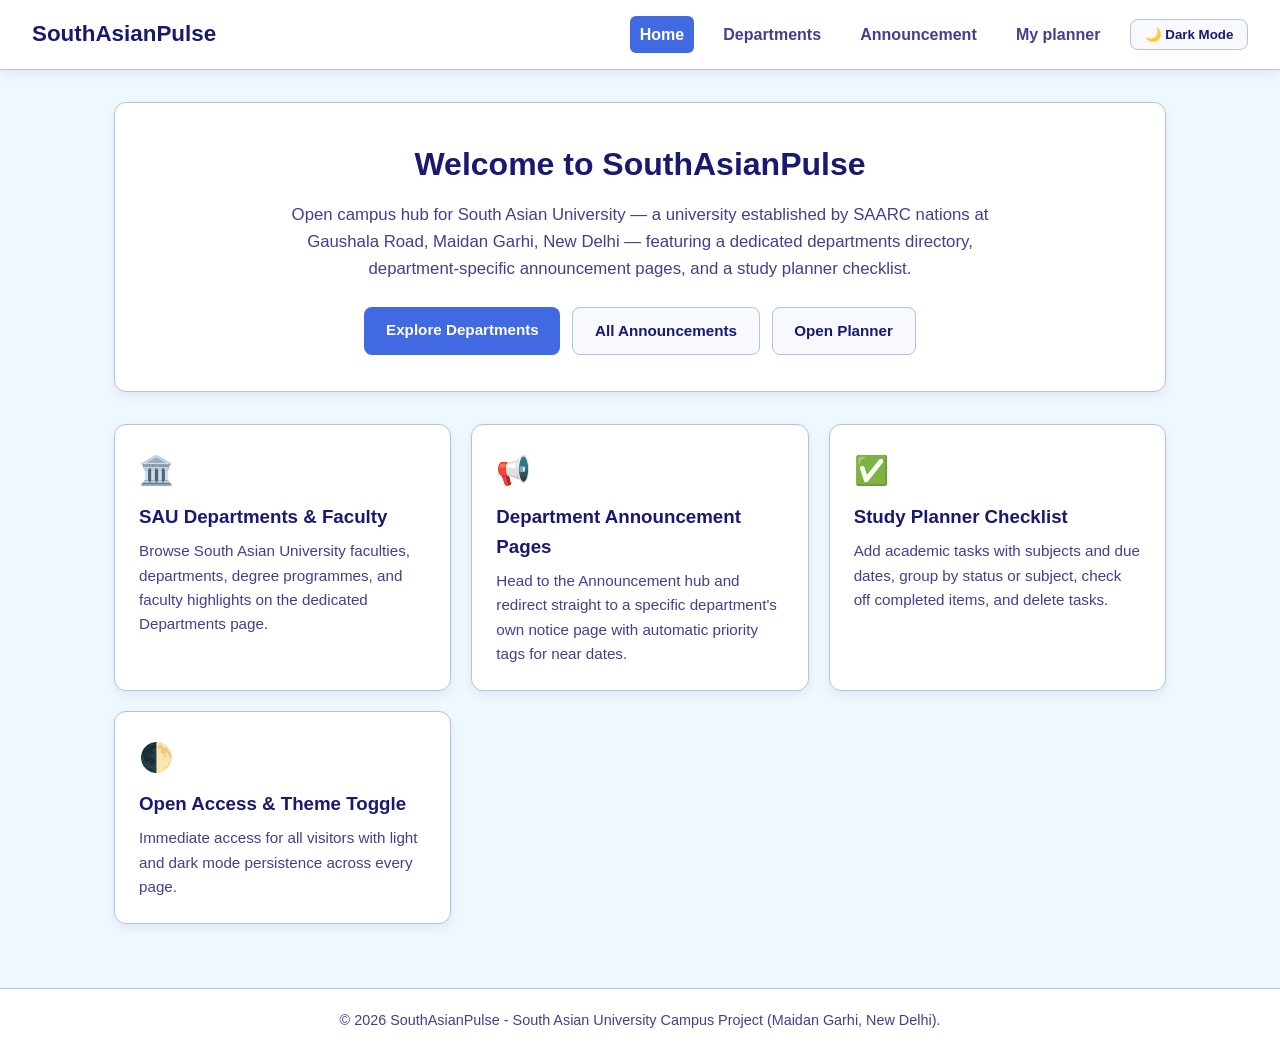
<file: index.html>
<!doctype html>
<html lang="en">
    <head>
        <meta charset="UTF-8">
        <meta name="viewport" content="width=device-width, initial-scale=1.0">
        <title>SouthAsianPulse - South Asian University Hub</title>
        <link rel="stylesheet" href="style.css">
    </head>
    <body>
        <div class="page-wrapper">
            <header>
                <a href="index.html" class="logo">SouthAsianPulse</a>
                <nav>
                    <a href="index.html" class="active">Home</a>
                    <a href="departments.html">Departments</a>
                    <a href="announcements.html?view=all">Announcement</a>
                    <a href="planner.html">My planner</a>
                    <button type="button" id="themeToggleBtn" class="theme-toggle-btn">🌙 Dark Mode</button>
                </nav>
            </header>

            <main class="container">
                <section class="hero-card">
                    <h1>Welcome to <span>SouthAsianPulse</span></h1>
                    <p class="tagline">
                        Open campus hub for South Asian University — a university established by SAARC nations at Gaushala Road, Maidan Garhi, New Delhi — featuring a dedicated departments directory, department-specific announcement pages, and a study planner checklist.
                    </p>
                    <div class="cta-group">
                        <a href="departments.html" class="btn">Explore Departments</a>
                        <a href="announcements.html" class="btn btn-secondary">All Announcements</a>
                        <a href="planner.html" class="btn btn-secondary">Open Planner</a>
                    </div>
                </section>

                <section class="features-grid">
                    <div class="card">
                        <div class="card-icon">🏛️</div>
                        <h3>SAU Departments &amp; Faculty</h3>
                        <p>Browse South Asian University faculties, departments, degree programmes, and faculty highlights on the dedicated Departments page.</p>
                    </div>

                    <div class="card">
                        <div class="card-icon">📢</div>
                        <h3>Department Announcement Pages</h3>
                        <p>Head to the Announcement hub and redirect straight to a specific department's own notice page with automatic priority tags for near dates.</p>
                    </div>

                    <div class="card">
                        <div class="card-icon">✅</div>
                        <h3>Study Planner Checklist</h3>
                        <p>Add academic tasks with subjects and due dates, group by status or subject, check off completed items, and delete tasks.</p>
                    </div>

                    <div class="card">
                        <div class="card-icon">🌓</div>
                        <h3>Open Access &amp; Theme Toggle</h3>
                        <p>Immediate access for all visitors with light and dark mode persistence across every page.</p>
                    </div>
                </section>
            </main>

            <footer>
                <p>&copy; 2026 SouthAsianPulse - South Asian University Campus Project (Maidan Garhi, New Delhi).</p>
            </footer>
        </div>

        <script src="script.js"></script>
    </body>
</html>
</file>
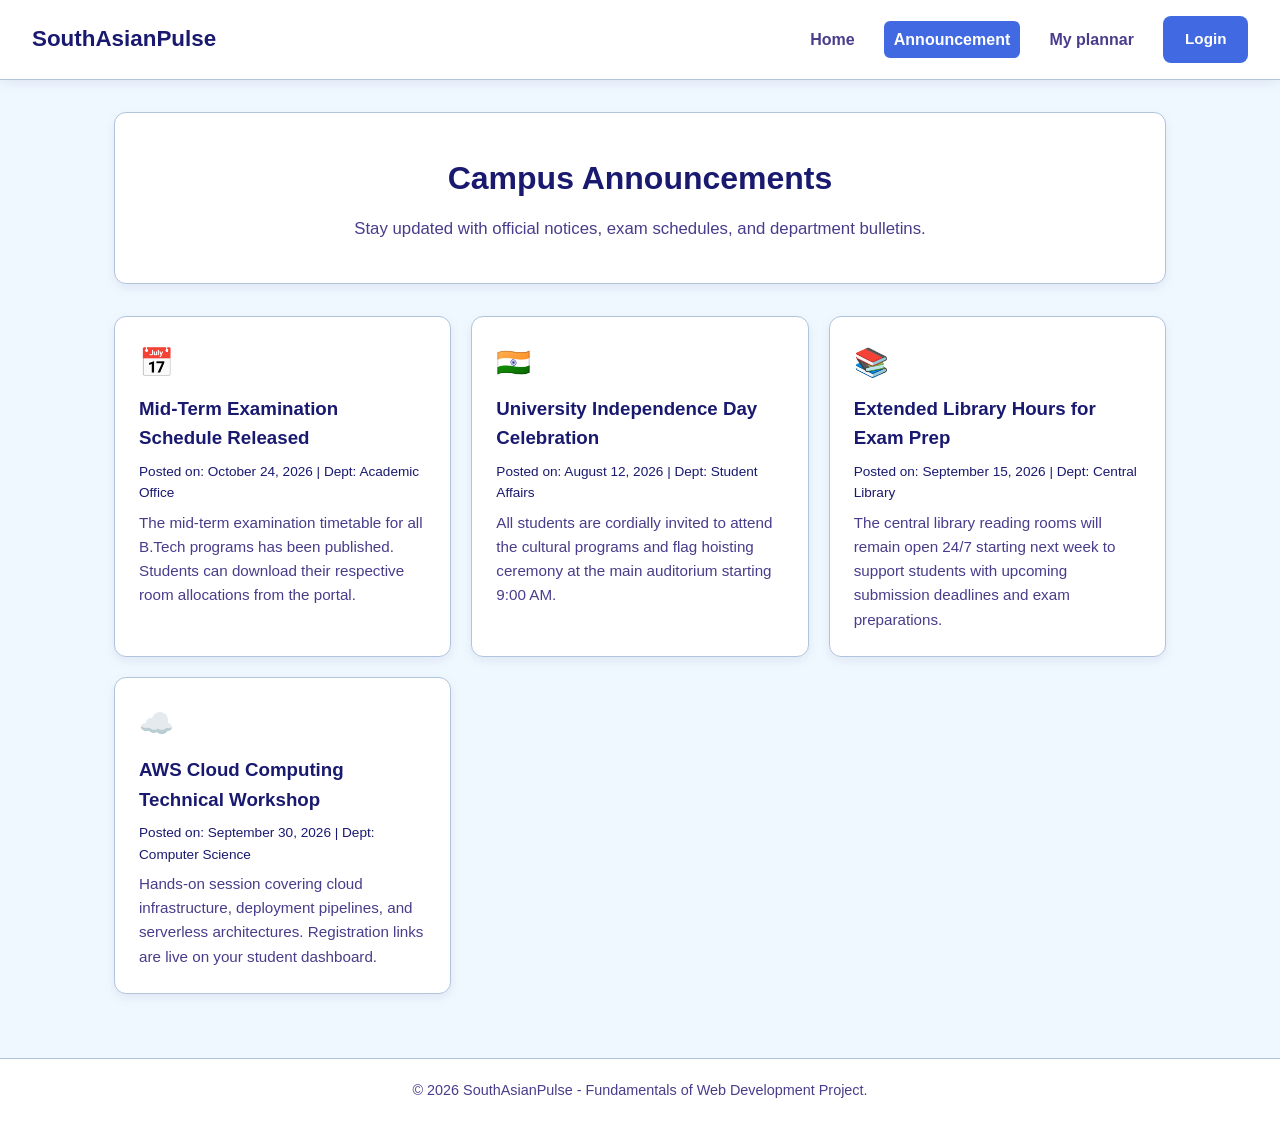
<file: announcement.html>
<!doctype html>
<html lang="en">
    <head>
        <meta charset="UTF-8">
        <meta name="viewport" content="width=device-width, initial-scale=1.0">
        <title>Announcements - SouthAsianPulse</title>
        <link rel="stylesheet" href="style.css">
    </head>
    <body>
        <div class="page-wrapper">
            <header>
                <a href="index.html" class="logo">SouthAsianPulse</a>
                <nav>
                    <a href="index.html">Home</a>
                    <a href="announcement.html" class="active">Announcement</a>
                    <a href="plannar.html">My plannar</a>
                    <a href="login.html" class="btn">Login</a>
                </nav>
            </header>

            <main class="container">
                <section class="hero-card" style="padding: 2.5rem 1.5rem; margin-bottom: 2rem;">
                    <h1>Campus Announcements</h1>
                    <p class="tagline" style="margin-bottom: 0;">
                        Stay updated with official notices, exam schedules, and department bulletins.
                    </p>
                </section>

                <section class="features-grid">
                    <div class="card">
                        <div class="card-icon">📅</div>
                        <h3>Mid-Term Examination Schedule Released</h3>
                        <p style="font-size: 0.85rem; color: var(--accent-blue); margin-bottom: 0.4rem;">Posted on: October 24, 2026 | Dept: Academic Office</p>
                        <p>The mid-term examination timetable for all B.Tech programs has been published. Students can download their respective room allocations from the portal.</p>
                    </div>

                    <div class="card">
                        <div class="card-icon">🇮🇳</div>
                        <h3>University Independence Day Celebration</h3>
                        <p style="font-size: 0.85rem; color: var(--accent-blue); margin-bottom: 0.4rem;">Posted on: August 12, 2026 | Dept: Student Affairs</p>
                        <p>All students are cordially invited to attend the cultural programs and flag hoisting ceremony at the main auditorium starting 9:00 AM.</p>
                    </div>

                    <div class="card">
                        <div class="card-icon">📚</div>
                        <h3>Extended Library Hours for Exam Prep</h3>
                        <p style="font-size: 0.85rem; color: var(--accent-blue); margin-bottom: 0.4rem;">Posted on: September 15, 2026 | Dept: Central Library</p>
                        <p>The central library reading rooms will remain open 24/7 starting next week to support students with upcoming submission deadlines and exam preparations.</p>
                    </div>

                    <div class="card">
                        <div class="card-icon">☁️</div>
                        <h3>AWS Cloud Computing Technical Workshop</h3>
                        <p style="font-size: 0.85rem; color: var(--accent-blue); margin-bottom: 0.4rem;">Posted on: September 30, 2026 | Dept: Computer Science</p>
                        <p>Hands-on session covering cloud infrastructure, deployment pipelines, and serverless architectures. Registration links are live on your student dashboard.</p>
                    </div>
                </section>
            </main>

            <footer>
                <p>&copy; 2026 SouthAsianPulse - Fundamentals of Web Development Project.</p>
            </footer>
        </div>
    </body>
</html>
</file>
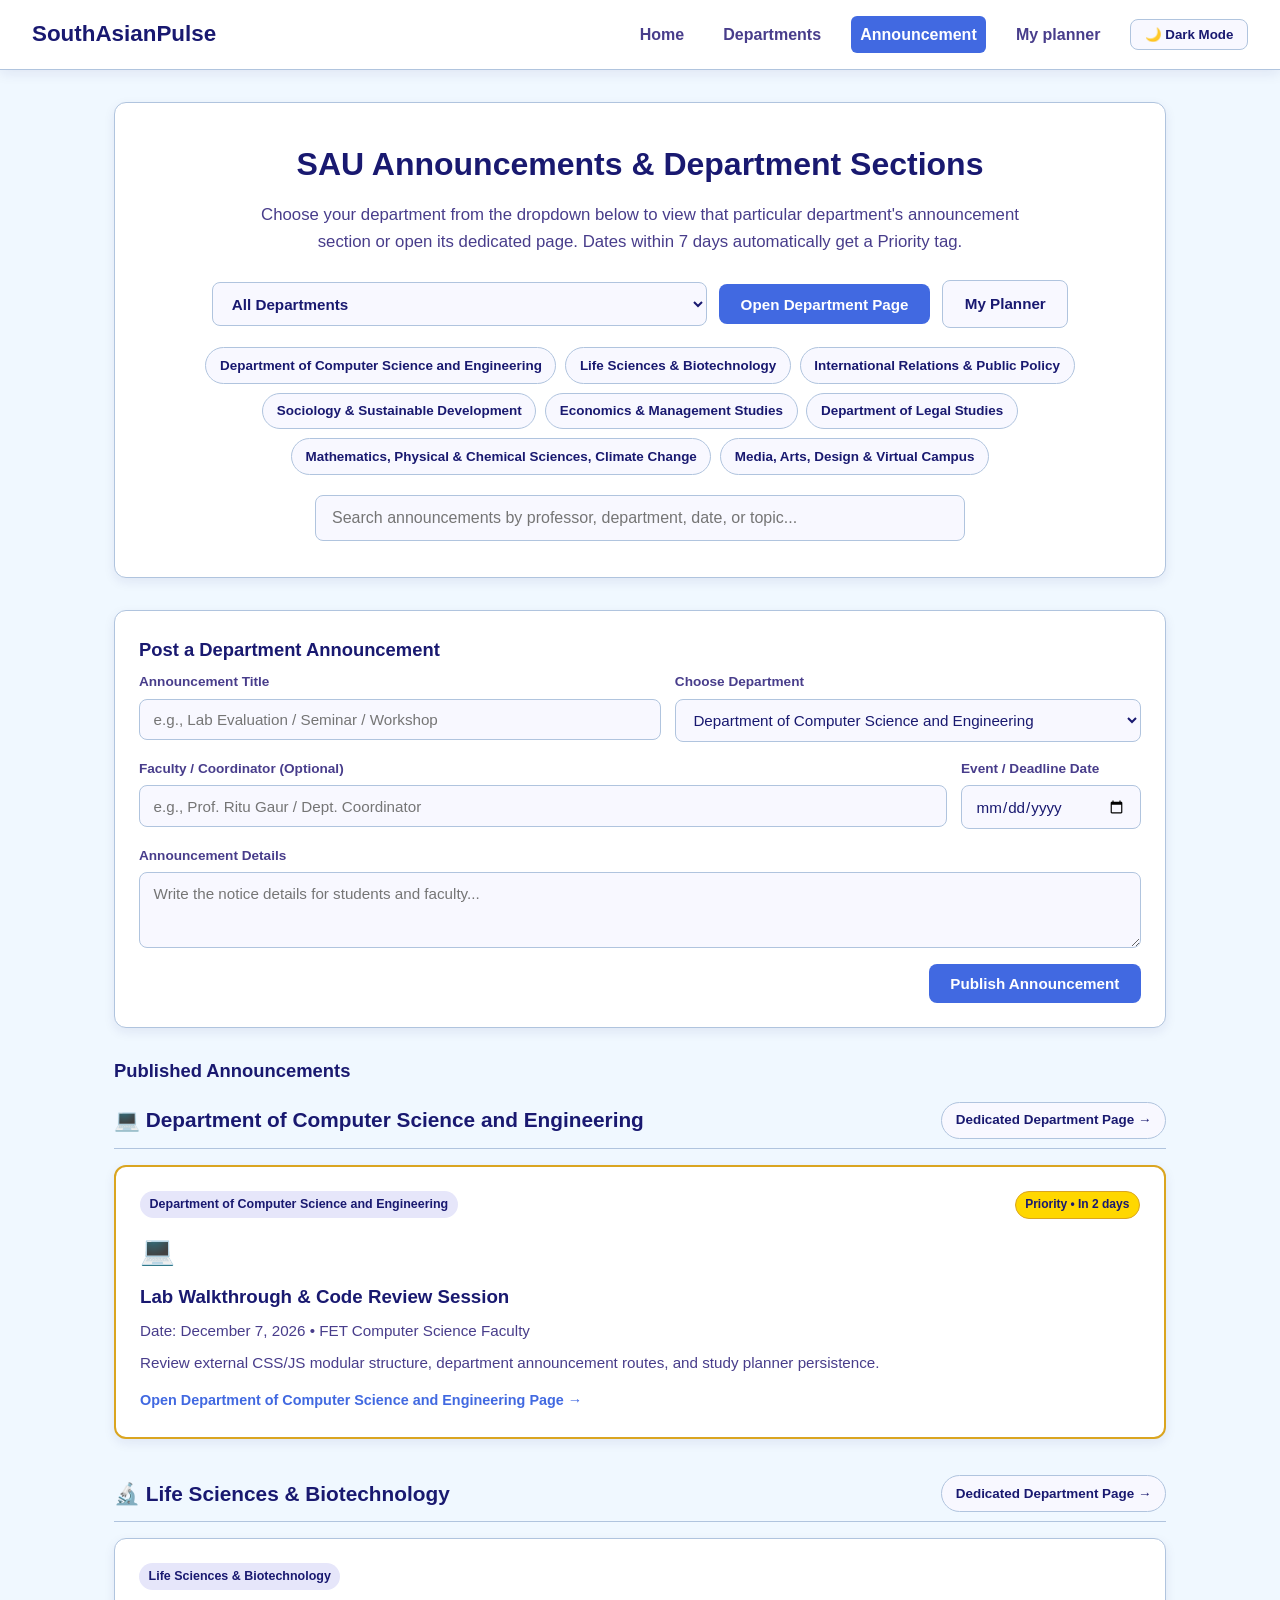
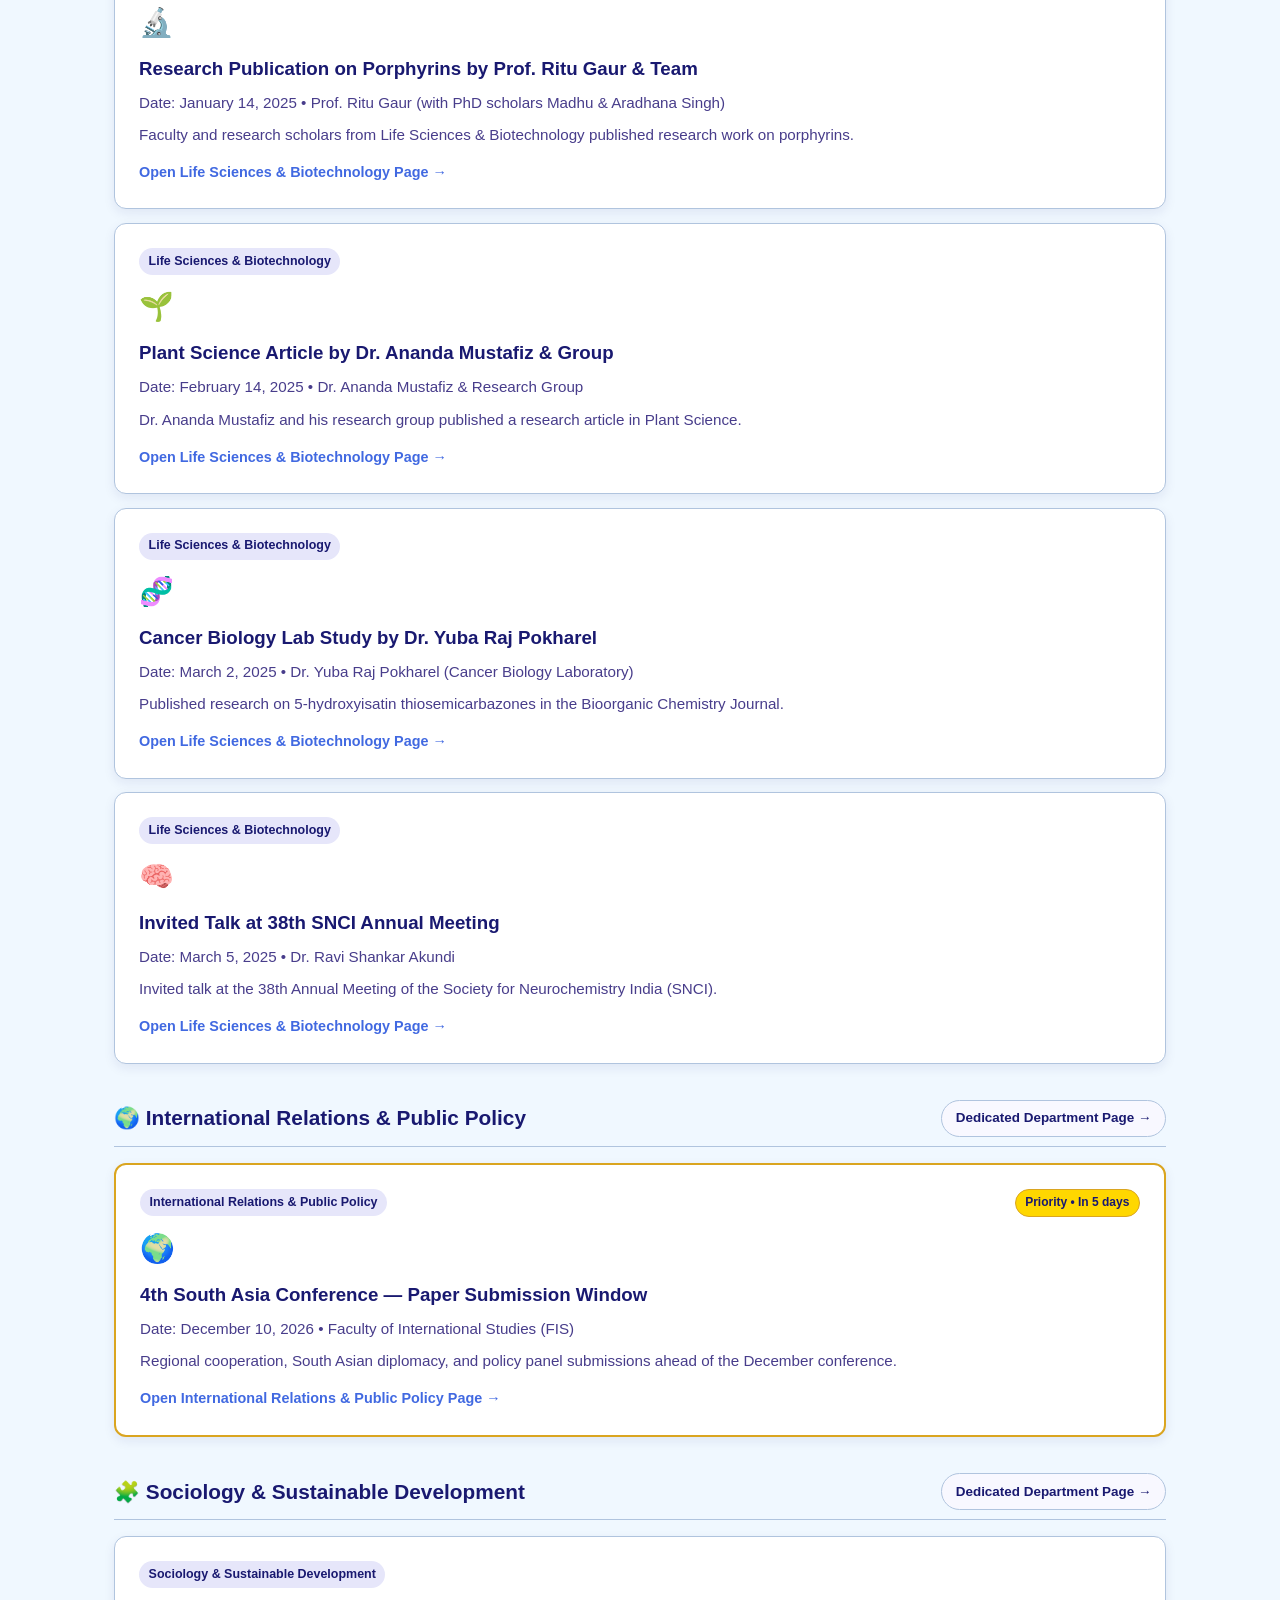
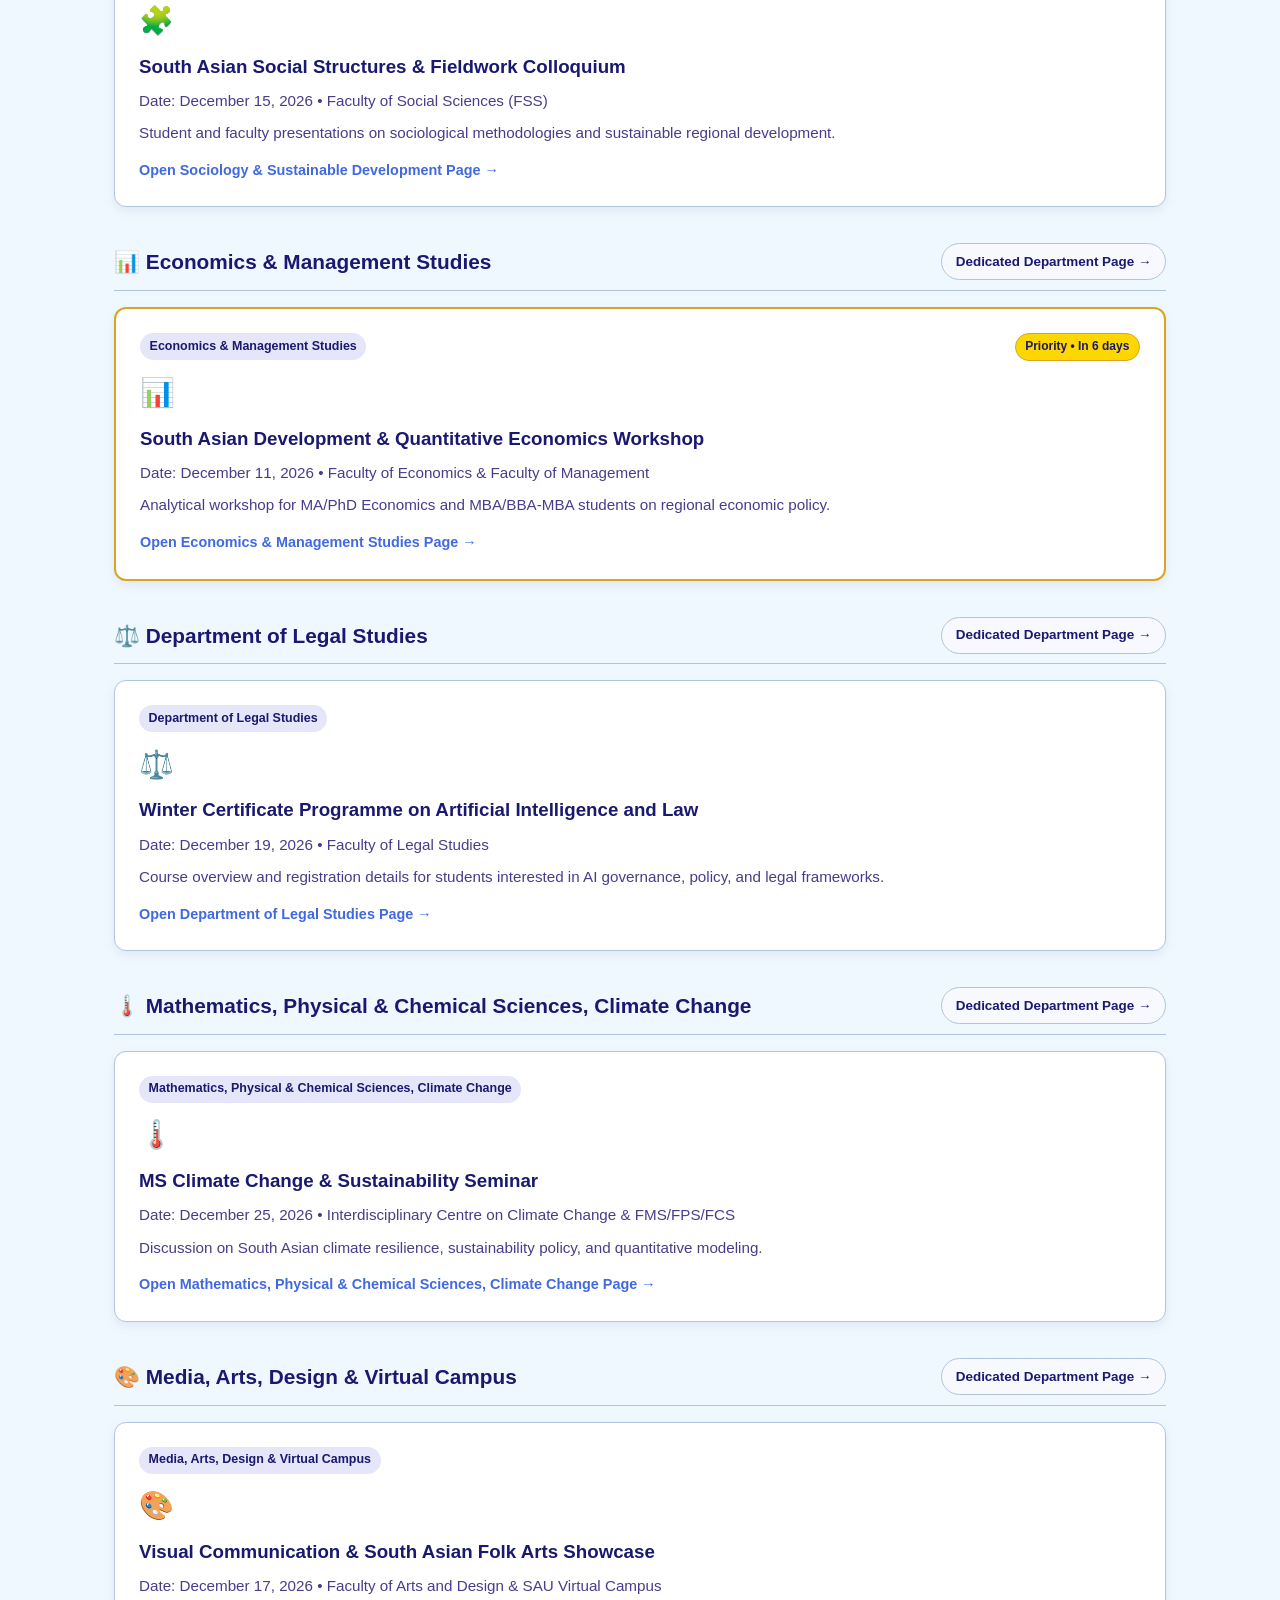
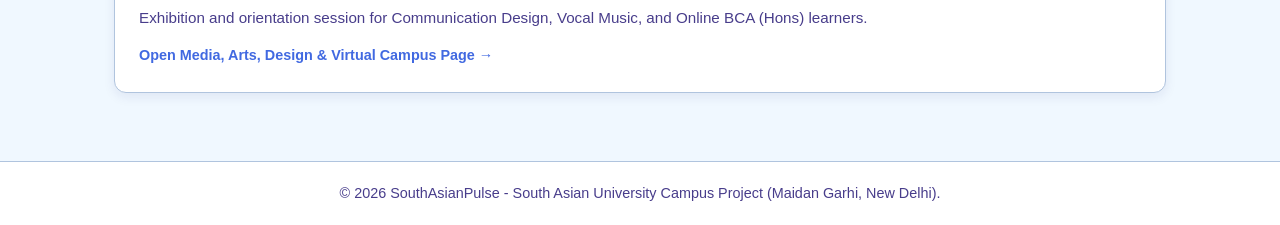
<file: announcements.html>
<!doctype html>
<html lang="en">
    <head>
        <meta charset="UTF-8">
        <meta name="viewport" content="width=device-width, initial-scale=1.0">
        <title>Announcements - SouthAsianPulse (SAU)</title>
        <link rel="stylesheet" href="style.css">
    </head>
    <body>
        <div class="page-wrapper">
            <header>
                <a href="index.html" class="logo">SouthAsianPulse</a>
                <nav>
                    <a href="index.html">Home</a>
                    <a href="departments.html">Departments</a>
                    <a href="announcements.html?view=all" class="active">Announcement</a>
                    <a href="planner.html">My planner</a>
                    <button type="button" id="themeToggleBtn" class="theme-toggle-btn">🌙 Dark Mode</button>
                </nav>
            </header>

            <main class="container">
                <section class="hero-card announcement-hero">
                    <h1>SAU Announcements &amp; Department Sections</h1>
                    <p class="tagline">
                        Choose your department from the dropdown below to view that particular department's announcement section or open its dedicated page. Dates within 7 days automatically get a Priority tag.
                    </p>

                    <!-- Choose Department Dropdown -->
                    <form id="deptRedirectForm" class="redirect-bar">
                        <label for="deptRedirectSelect" class="sr-only">Choose Department</label>
                        <select id="deptRedirectSelect" aria-label="Choose Department">
                            <option value="all" selected>All Departments</option>
                            <option value="computer-science-engineering">Department of Computer Science and Engineering</option>
                            <option value="life-sciences-biotechnology">Life Sciences &amp; Biotechnology</option>
                            <option value="international-studies">International Relations &amp; Public Policy</option>
                            <option value="social-sciences">Sociology &amp; Sustainable Development</option>
                            <option value="economics-management">Economics &amp; Management Studies</option>
                            <option value="legal-studies">Department of Legal Studies</option>
                            <option value="sciences-mathematics-climate">Mathematics, Physical &amp; Chemical Sciences, Climate Change</option>
                            <option value="arts-design-virtual">Media, Arts, Design &amp; Virtual Campus</option>
                        </select>
                        <button type="submit" class="btn">Open Department Page</button>
                        <a href="planner.html" class="btn btn-secondary">My Planner</a>
                    </form>

                    <!-- Quick Jump Pills for Each Department -->
                    <div id="deptQuickLinks" class="dept-tabs">
                        <a class="dept-link-pill" href="department-announcements.html?dept=computer-science-engineering">Department of Computer Science and Engineering</a>
                        <a class="dept-link-pill" href="department-announcements.html?dept=life-sciences-biotechnology">Life Sciences &amp; Biotechnology</a>
                        <a class="dept-link-pill" href="department-announcements.html?dept=international-studies">International Relations &amp; Public Policy</a>
                        <a class="dept-link-pill" href="department-announcements.html?dept=social-sciences">Sociology &amp; Sustainable Development</a>
                        <a class="dept-link-pill" href="department-announcements.html?dept=economics-management">Economics &amp; Management Studies</a>
                        <a class="dept-link-pill" href="department-announcements.html?dept=legal-studies">Department of Legal Studies</a>
                        <a class="dept-link-pill" href="department-announcements.html?dept=sciences-mathematics-climate">Mathematics, Physical &amp; Chemical Sciences, Climate Change</a>
                        <a class="dept-link-pill" href="department-announcements.html?dept=arts-design-virtual">Media, Arts, Design &amp; Virtual Campus</a>
                    </div>

                    <div class="search-box">
                        <input type="text" id="announcementSearch" placeholder="Search announcements by professor, department, date, or topic...">
                    </div>
                </section>

                <!-- Post New Announcement into a Chosen Department -->
                <section class="panel-section">
                    <div class="card">
                        <h3 class="section-heading">Post a Department Announcement</h3>
                        <form id="announcementForm" class="announcement-form">
                            <div class="form-row">
                                <div class="form-group flex-grow">
                                    <label for="noticeTitle">Announcement Title</label>
                                    <input type="text" id="noticeTitle" placeholder="e.g., Lab Evaluation / Seminar / Workshop" required>
                                </div>

                                <div class="form-group">
                                    <label for="noticeDept">Choose Department</label>
                                    <select id="noticeDept" required>
                                        <option value="computer-science-engineering">Department of Computer Science and Engineering</option>
                                        <option value="life-sciences-biotechnology">Life Sciences &amp; Biotechnology</option>
                                        <option value="international-studies">International Relations &amp; Public Policy</option>
                                        <option value="social-sciences">Sociology &amp; Sustainable Development</option>
                                        <option value="economics-management">Economics &amp; Management Studies</option>
                                        <option value="legal-studies">Department of Legal Studies</option>
                                        <option value="sciences-mathematics-climate">Mathematics, Physical &amp; Chemical Sciences, Climate Change</option>
                                        <option value="arts-design-virtual">Media, Arts, Design &amp; Virtual Campus</option>
                                    </select>
                                </div>
                            </div>

                            <div class="form-row">
                                <div class="form-group flex-grow">
                                    <label for="noticeFaculty">Faculty / Coordinator (Optional)</label>
                                    <input type="text" id="noticeFaculty" placeholder="e.g., Prof. Ritu Gaur / Dept. Coordinator">
                                </div>

                                <div class="form-group">
                                    <label for="noticeTargetDate">Event / Deadline Date</label>
                                    <input type="date" id="noticeTargetDate">
                                </div>
                            </div>

                            <div class="form-group">
                                <label for="noticeBody">Announcement Details</label>
                                <textarea id="noticeBody" rows="3" placeholder="Write the notice details for students and faculty..." required></textarea>
                            </div>

                            <div class="form-actions-right">
                                <button type="submit" class="btn">Publish Announcement</button>
                            </div>
                        </form>
                    </div>
                </section>

                <section class="panel-section" aria-labelledby="publishedAnnouncementsHeading">
                    <h2 class="section-heading" id="publishedAnnouncementsHeading">Published Announcements</h2>
                    <!-- Announcements grouped by department -->
                    <div id="announcementSections">
                        <!-- Rendered dynamically by script.js -->
                    </div>
                </section>

                <p id="noAnnouncementsMsg" class="empty-state" style="display: none;">
                    No announcements match your selected department or search query.
                </p>
            </main>

            <footer>
                <p>&copy; 2026 SouthAsianPulse - South Asian University Campus Project (Maidan Garhi, New Delhi).</p>
            </footer>
        </div>

        <script src="script.js"></script>
    </body>
</html>
</file>
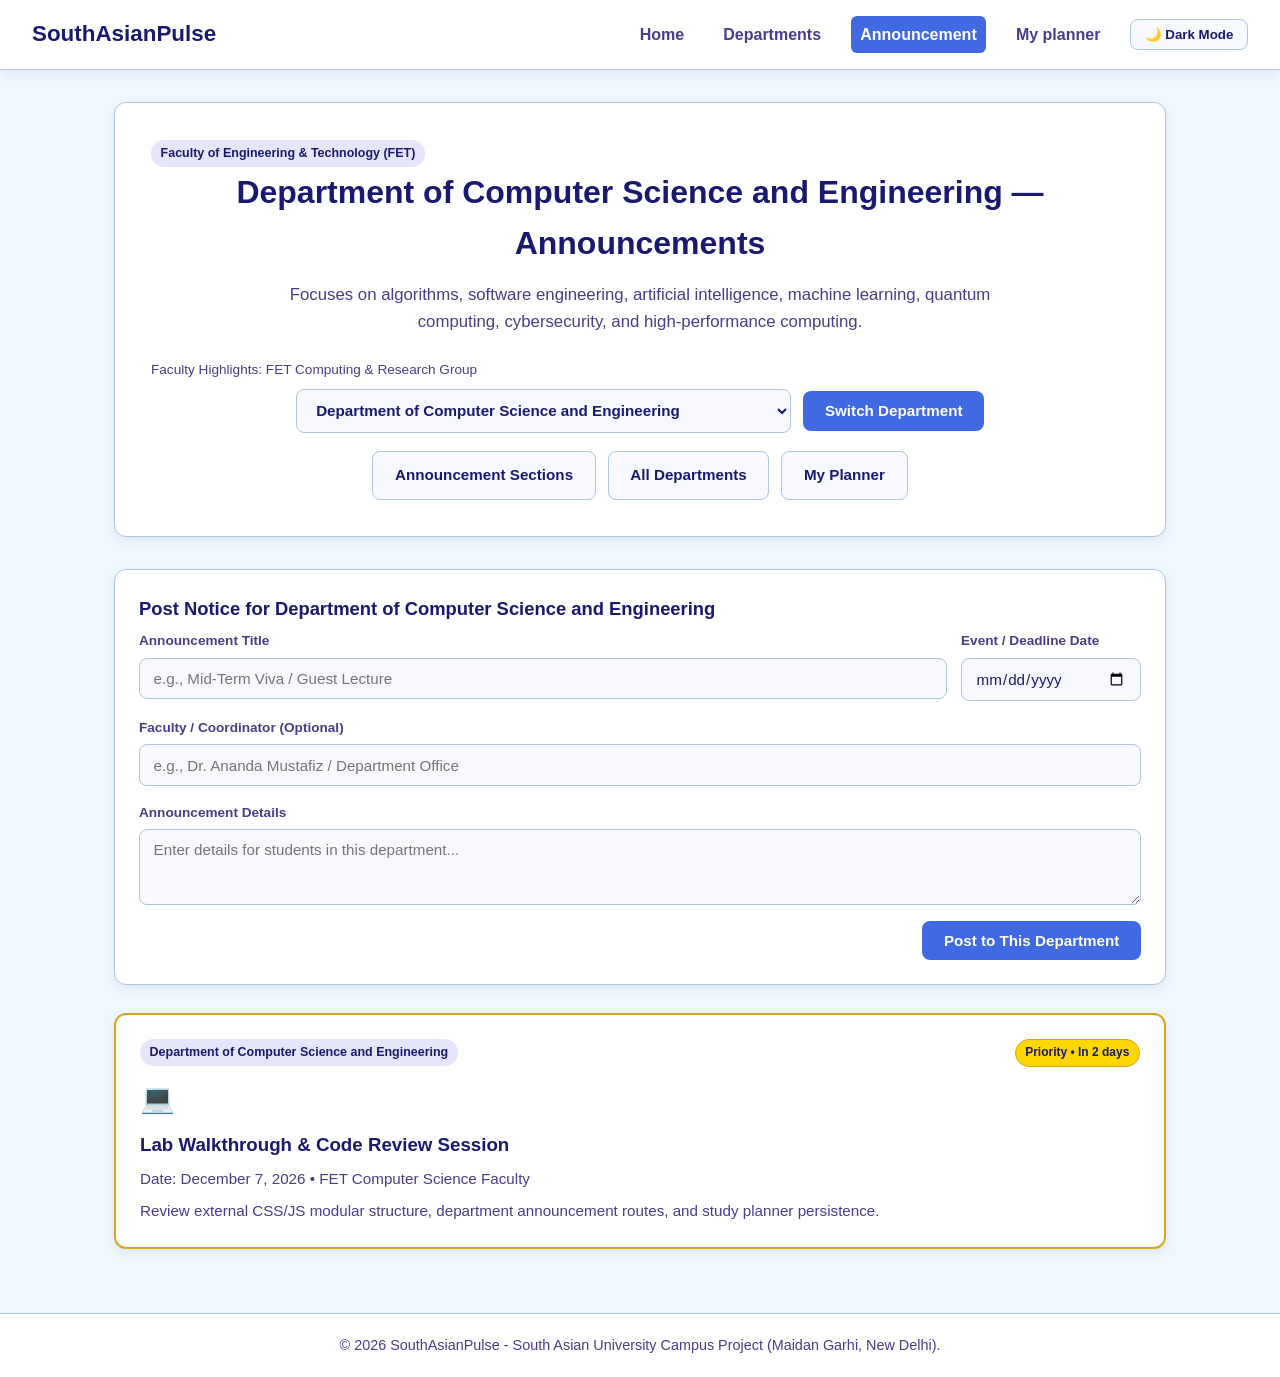
<file: department-announcements.html>
<!doctype html>
<html lang="en">
    <head>
        <meta charset="UTF-8">
        <meta name="viewport" content="width=device-width, initial-scale=1.0">
        <title>Department Announcements - SouthAsianPulse (SAU)</title>
        <link rel="stylesheet" href="style.css">
    </head>
    <body>
        <div class="page-wrapper">
            <header>
                <a href="index.html" class="logo">SouthAsianPulse</a>
                <nav>
                    <a href="index.html">Home</a>
                    <a href="departments.html">Departments</a>
                    <a href="announcements.html?view=all" class="active">Announcement</a>
                    <a href="planner.html">My planner</a>
                    <button type="button" id="themeToggleBtn" class="theme-toggle-btn">🌙 Dark Mode</button>
                </nav>
            </header>

            <main class="container">
                <section class="hero-card announcement-hero">
                    <span class="dept-badge" id="singleDeptBadge">Department Portal</span>
                    <h1 id="singleDeptTitle">Department Announcements</h1>
                    <p class="tagline" id="singleDeptDesc">
                        Official notices, faculty updates, and upcoming dates for this department.
                    </p>
                    <p class="meta-text" id="singleDeptFaculty"></p>

                    <!-- Switch to Another Department's Dedicated Announcement Page -->
                    <form id="singleDeptSwitchForm" class="redirect-bar">
                        <label for="singleDeptSwitchSelect" class="sr-only">Switch Department Page</label>
                        <select id="singleDeptSwitchSelect" aria-label="Switch Department Page">
                            <option value="computer-science-engineering">Department of Computer Science and Engineering</option>
                            <option value="life-sciences-biotechnology">Life Sciences &amp; Biotechnology</option>
                            <option value="international-studies">International Relations &amp; Public Policy</option>
                            <option value="social-sciences">Sociology &amp; Sustainable Development</option>
                            <option value="economics-management">Economics &amp; Management Studies</option>
                            <option value="legal-studies">Department of Legal Studies</option>
                            <option value="sciences-mathematics-climate">Mathematics, Physical &amp; Chemical Sciences, Climate Change</option>
                            <option value="arts-design-virtual">Media, Arts, Design &amp; Virtual Campus</option>
                        </select>
                        <button type="submit" class="btn">Switch Department</button>
                    </form>

                    <div class="cta-group">
                        <a href="announcements.html?view=all" class="btn btn-secondary">Announcement Sections</a>
                        <a href="departments.html" class="btn btn-secondary">All Departments</a>
                        <a href="planner.html" class="btn btn-secondary">My Planner</a>
                    </div>
                </section>

                <!-- Post Notice Directly to This Department -->
                <section class="panel-section">
                    <div class="card">
                        <h3 class="section-heading" id="singleDeptFormHeading">Post Notice for This Department</h3>
                        <form id="singleDeptForm" class="announcement-form">
                            <div class="form-row">
                                <div class="form-group flex-grow">
                                    <label for="deptNoticeTitle">Announcement Title</label>
                                    <input type="text" id="deptNoticeTitle" placeholder="e.g., Mid-Term Viva / Guest Lecture" required>
                                </div>

                                <div class="form-group">
                                    <label for="deptNoticeDate">Event / Deadline Date</label>
                                    <input type="date" id="deptNoticeDate">
                                </div>
                            </div>

                            <div class="form-row">
                                <div class="form-group flex-grow">
                                    <label for="deptNoticeFaculty">Faculty / Coordinator (Optional)</label>
                                    <input type="text" id="deptNoticeFaculty" placeholder="e.g., Dr. Ananda Mustafiz / Department Office">
                                </div>
                            </div>

                            <div class="form-group">
                                <label for="deptNoticeBody">Announcement Details</label>
                                <textarea id="deptNoticeBody" rows="3" placeholder="Enter details for students in this department..." required></textarea>
                            </div>

                            <div class="form-actions-right">
                                <button type="submit" class="btn">Post to This Department</button>
                            </div>
                        </form>
                    </div>
                </section>

                <section class="features-grid" id="singleDeptGrid">
                    <!-- Rendered dynamically via script.js -->
                </section>

                <p id="singleDeptEmpty" class="empty-state" style="display: none;">
                    No announcements posted for this department yet.
                </p>
            </main>

            <footer>
                <p>&copy; 2026 SouthAsianPulse - South Asian University Campus Project (Maidan Garhi, New Delhi).</p>
            </footer>
        </div>

        <script src="script.js"></script>
    </body>
</html>
</file>
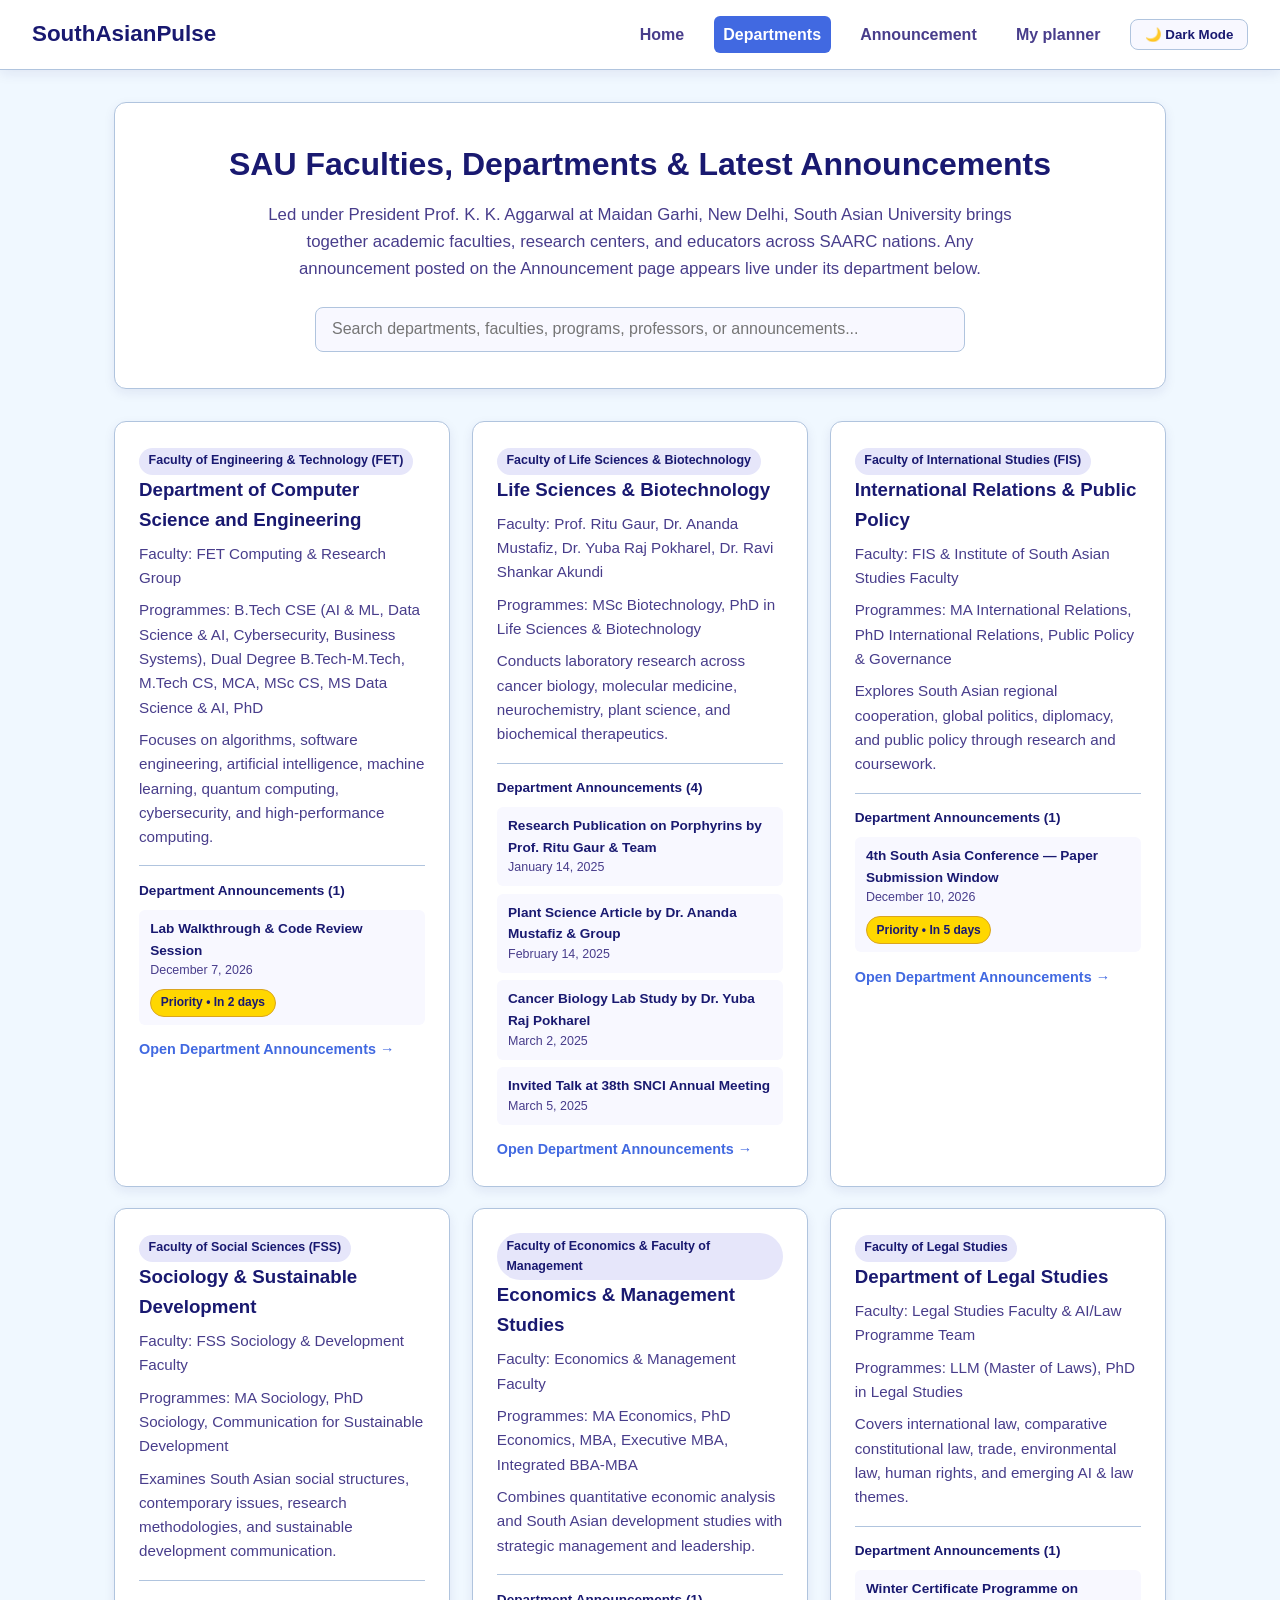
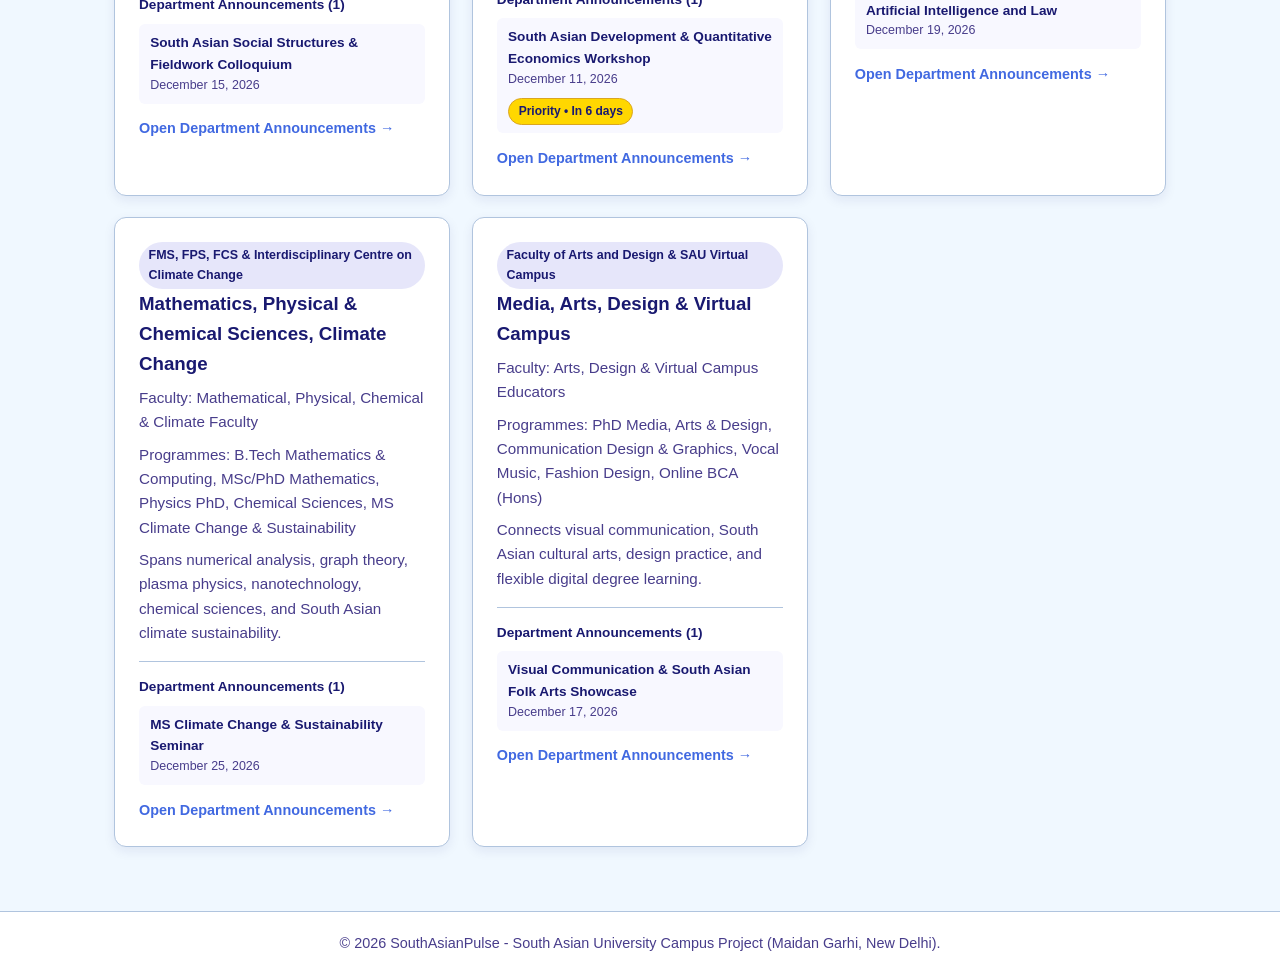
<file: departments.html>
<!doctype html>
<html lang="en">
    <head>
        <meta charset="UTF-8">
        <meta name="viewport" content="width=device-width, initial-scale=1.0">
        <title>Departments &amp; Faculty - SouthAsianPulse (SAU)</title>
        <link rel="stylesheet" href="style.css">
    </head>
    <body>
        <div class="page-wrapper">
            <header>
                <a href="index.html" class="logo">SouthAsianPulse</a>
                <nav>
                    <a href="index.html">Home</a>
                    <a href="departments.html" class="active">Departments</a>
                    <a href="announcements.html?view=all">Announcement</a>
                    <a href="planner.html">My planner</a>
                    <button type="button" id="themeToggleBtn" class="theme-toggle-btn">🌙 Dark Mode</button>
                </nav>
            </header>

            <main class="container">
                <section class="hero-card announcement-hero">
                    <h1>SAU Faculties, Departments &amp; Latest Announcements</h1>
                    <p class="tagline">
                        Led under President Prof. K. K. Aggarwal at Maidan Garhi, New Delhi, South Asian University brings together academic faculties, research centers, and educators across SAARC nations. Any announcement posted on the Announcement page appears live under its department below.
                    </p>
                    <div class="search-box">
                        <input type="text" id="deptSearch" placeholder="Search departments, faculties, programs, professors, or announcements...">
                    </div>
                </section>

                <section class="dept-directory-grid" id="deptDirectoryGrid">
                    <div class="card" data-dept-slug="computer-science-engineering">
                        <span class="dept-badge">Faculty of Engineering &amp; Technology (FET)</span>
                        <h3>Department of Computer Science and Engineering</h3>
                        <p class="meta-text">Faculty: FET Computing &amp; Research Group</p>
                        <p class="meta-text">Programmes: B.Tech CSE (AI &amp; ML, Data Science &amp; AI, Cybersecurity, Business Systems), Dual Degree B.Tech-M.Tech, M.Tech CS, MCA, MSc CS, MS Data Science &amp; AI, PhD</p>
                        <p>Focuses on algorithms, software engineering, artificial intelligence, machine learning, quantum computing, cybersecurity, and high-performance computing.</p>
                        <div class="dept-live-notices"></div>
                        <a class="card-footer-link" href="department-announcements.html?dept=computer-science-engineering">Open Department Announcements →</a>
                    </div>

                    <div class="card" data-dept-slug="life-sciences-biotechnology">
                        <span class="dept-badge">Faculty of Life Sciences &amp; Biotechnology</span>
                        <h3>Life Sciences &amp; Biotechnology</h3>
                        <p class="meta-text">Faculty: Prof. Ritu Gaur, Dr. Ananda Mustafiz, Dr. Yuba Raj Pokharel, Dr. Ravi Shankar Akundi</p>
                        <p class="meta-text">Programmes: MSc Biotechnology, PhD in Life Sciences &amp; Biotechnology</p>
                        <p>Conducts laboratory research across cancer biology, molecular medicine, neurochemistry, plant science, and biochemical therapeutics.</p>
                        <div class="dept-live-notices"></div>
                        <a class="card-footer-link" href="department-announcements.html?dept=life-sciences-biotechnology">Open Department Announcements →</a>
                    </div>

                    <div class="card" data-dept-slug="international-studies">
                        <span class="dept-badge">Faculty of International Studies (FIS)</span>
                        <h3>International Relations &amp; Public Policy</h3>
                        <p class="meta-text">Faculty: FIS &amp; Institute of South Asian Studies Faculty</p>
                        <p class="meta-text">Programmes: MA International Relations, PhD International Relations, Public Policy &amp; Governance</p>
                        <p>Explores South Asian regional cooperation, global politics, diplomacy, and public policy through research and coursework.</p>
                        <div class="dept-live-notices"></div>
                        <a class="card-footer-link" href="department-announcements.html?dept=international-studies">Open Department Announcements →</a>
                    </div>

                    <div class="card" data-dept-slug="social-sciences">
                        <span class="dept-badge">Faculty of Social Sciences (FSS)</span>
                        <h3>Sociology &amp; Sustainable Development</h3>
                        <p class="meta-text">Faculty: FSS Sociology &amp; Development Faculty</p>
                        <p class="meta-text">Programmes: MA Sociology, PhD Sociology, Communication for Sustainable Development</p>
                        <p>Examines South Asian social structures, contemporary issues, research methodologies, and sustainable development communication.</p>
                        <div class="dept-live-notices"></div>
                        <a class="card-footer-link" href="department-announcements.html?dept=social-sciences">Open Department Announcements →</a>
                    </div>

                    <div class="card" data-dept-slug="economics-management">
                        <span class="dept-badge">Faculty of Economics &amp; Faculty of Management</span>
                        <h3>Economics &amp; Management Studies</h3>
                        <p class="meta-text">Faculty: Economics &amp; Management Faculty</p>
                        <p class="meta-text">Programmes: MA Economics, PhD Economics, MBA, Executive MBA, Integrated BBA-MBA</p>
                        <p>Combines quantitative economic analysis and South Asian development studies with strategic management and leadership.</p>
                        <div class="dept-live-notices"></div>
                        <a class="card-footer-link" href="department-announcements.html?dept=economics-management">Open Department Announcements →</a>
                    </div>

                    <div class="card" data-dept-slug="legal-studies">
                        <span class="dept-badge">Faculty of Legal Studies</span>
                        <h3>Department of Legal Studies</h3>
                        <p class="meta-text">Faculty: Legal Studies Faculty &amp; AI/Law Programme Team</p>
                        <p class="meta-text">Programmes: LLM (Master of Laws), PhD in Legal Studies</p>
                        <p>Covers international law, comparative constitutional law, trade, environmental law, human rights, and emerging AI &amp; law themes.</p>
                        <div class="dept-live-notices"></div>
                        <a class="card-footer-link" href="department-announcements.html?dept=legal-studies">Open Department Announcements →</a>
                    </div>

                    <div class="card" data-dept-slug="sciences-mathematics-climate">
                        <span class="dept-badge">FMS, FPS, FCS &amp; Interdisciplinary Centre on Climate Change</span>
                        <h3>Mathematics, Physical &amp; Chemical Sciences, Climate Change</h3>
                        <p class="meta-text">Faculty: Mathematical, Physical, Chemical &amp; Climate Faculty</p>
                        <p class="meta-text">Programmes: B.Tech Mathematics &amp; Computing, MSc/PhD Mathematics, Physics PhD, Chemical Sciences, MS Climate Change &amp; Sustainability</p>
                        <p>Spans numerical analysis, graph theory, plasma physics, nanotechnology, chemical sciences, and South Asian climate sustainability.</p>
                        <div class="dept-live-notices"></div>
                        <a class="card-footer-link" href="department-announcements.html?dept=sciences-mathematics-climate">Open Department Announcements →</a>
                    </div>

                    <div class="card" data-dept-slug="arts-design-virtual">
                        <span class="dept-badge">Faculty of Arts and Design &amp; SAU Virtual Campus</span>
                        <h3>Media, Arts, Design &amp; Virtual Campus</h3>
                        <p class="meta-text">Faculty: Arts, Design &amp; Virtual Campus Educators</p>
                        <p class="meta-text">Programmes: PhD Media, Arts &amp; Design, Communication Design &amp; Graphics, Vocal Music, Fashion Design, Online BCA (Hons)</p>
                        <p>Connects visual communication, South Asian cultural arts, design practice, and flexible digital degree learning.</p>
                        <div class="dept-live-notices"></div>
                        <a class="card-footer-link" href="department-announcements.html?dept=arts-design-virtual">Open Department Announcements →</a>
                    </div>
                </section>

                <p id="noDeptMsg" class="empty-state" style="display: none;">
                    No departments, faculties, or professors match your search query.
                </p>
            </main>

            <footer>
                <p>&copy; 2026 SouthAsianPulse - South Asian University Campus Project (Maidan Garhi, New Delhi).</p>
            </footer>
        </div>

        <script src="script.js"></script>
    </body>
</html>
</file>
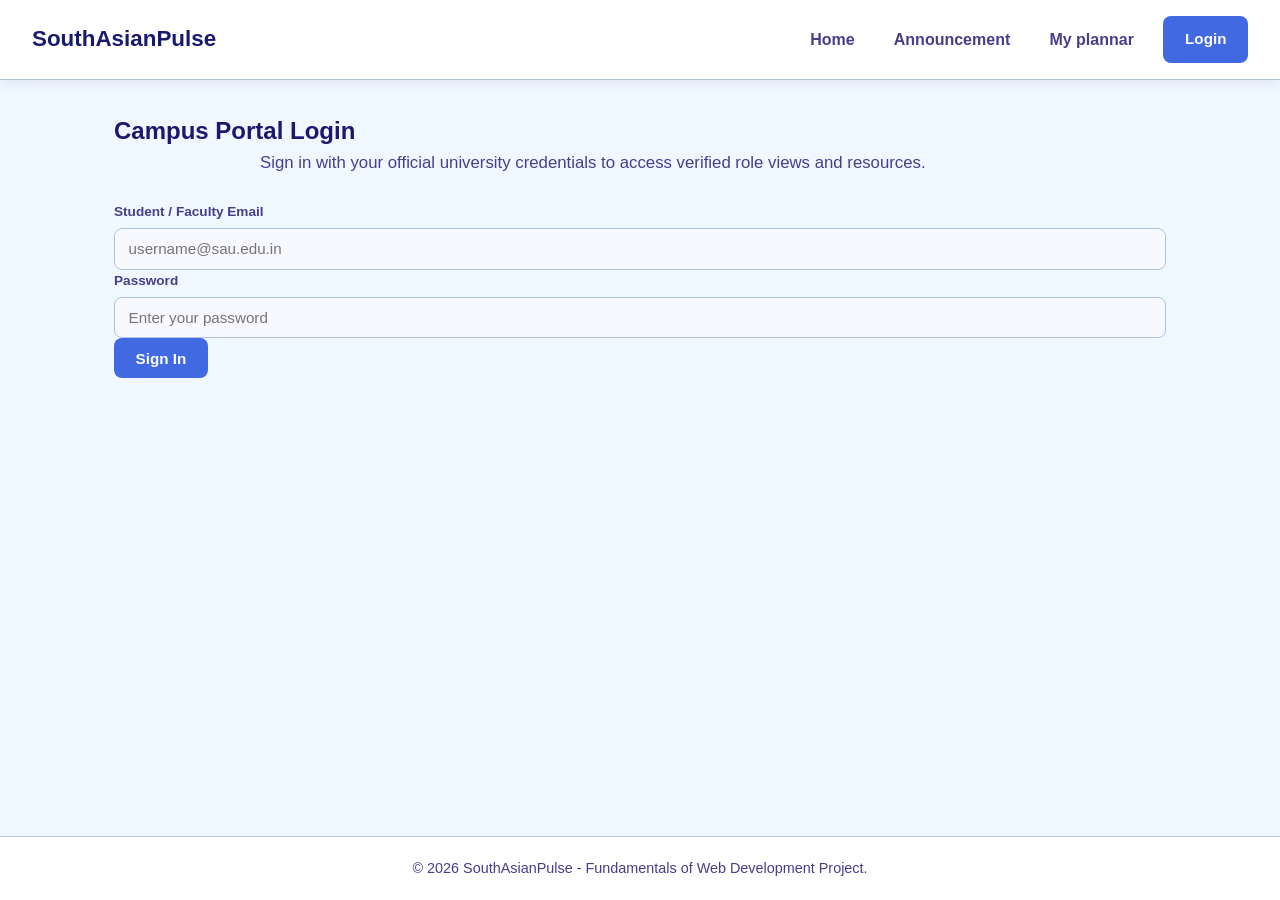
<file: login.html>
<!doctype html>
<html lang="en">
    <head>
        <meta charset="UTF-8">
        <meta name="viewport" content="width=device-width, initial-scale=1.0">
        <title>Login - SouthAsianPulse</title>
        <link rel="stylesheet" href="style.css">
    </head>
    <body>
        <div class="page-wrapper">
            <header>
                <a href="index.html" class="logo">SouthAsianPulse</a>
                <nav>
                    <a href="index.html">Home</a>
                    <a href="announcement.html">Announcement</a>
                    <a href="plannar.html">My plannar</a>
                    <a href="login.html" class="btn active">Login</a>
                </nav>
            </header>

            <main class="container">
                <section class="login-container">
                    <div class="login-card">
                        <h1>Campus Portal Login</h1>
                        <p class="tagline">
                            Sign in with your official university credentials to access verified role views and resources.
                        </p>
                        
                        <form class="login-form">
                            <div class="form-group">
                                <label for="email">Student / Faculty Email</label>
                                <input type="email" id="email" placeholder="username@sau.edu.in" required>
                            </div>

                            <div class="form-group">
                                <label for="password">Password</label>
                                <input type="password" id="password" placeholder="Enter your password" required>
                            </div>

                            <div class="form-actions">
                                <button type="submit" class="btn login-submit-btn">Sign In</button>
                            </div>
                        </form>
                    </div>
                </section>
            </main>

            <footer>
                <p>&copy; 2026 SouthAsianPulse - Fundamentals of Web Development Project.</p>
            </footer>
        </div>
    </body>
</html>
</file>
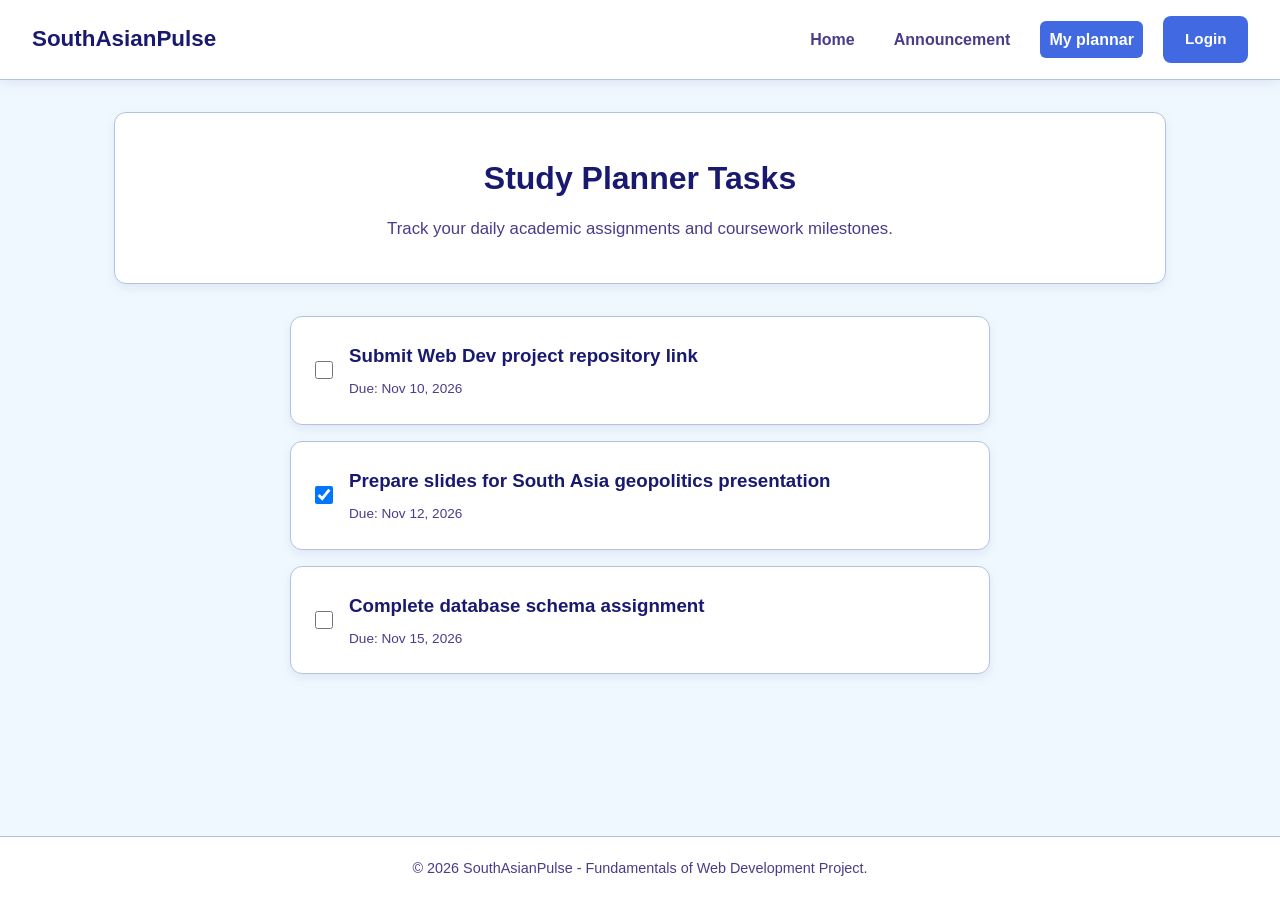
<file: plannar.html>
<!doctype html>
<html lang="en">
    <head>
        <meta charset="UTF-8">
        <meta name="viewport" content="width=device-width, initial-scale=1.0">
        <title>My Planner - SouthAsianPulse</title>
        <link rel="stylesheet" href="style.css">
    </head>
    <body>
        <div class="page-wrapper">
            <header>
                <a href="index.html" class="logo">SouthAsianPulse</a>
                <nav>
                    <a href="index.html">Home</a>
                    <a href="announcement.html">Announcement</a>
                    <a href="plannar.html" class="active">My plannar</a>
                    <a href="login.html" class="btn">Login</a>
                </nav>
            </header>

            <main class="container">
                <section class="hero-card" style="padding: 2.5rem 1.5rem; margin-bottom: 2rem;">
                    <h1>Study Planner Tasks</h1>
                    <p class="tagline" style="margin-bottom: 0;">
                        Track your daily academic assignments and coursework milestones.
                    </p>
                </section>

                <section class="tasks-container" style="display: flex; flex-direction: column; gap: 1rem; max-width: 700px; margin: 0 auto;">
                    
                    <!-- Task Item 1 -->
                    <label class="card task-card">
                        <div style="display: flex; align-items: center; gap: 1rem;">
                            <input type="checkbox" class="task-checkbox">
                            <div>
                                <h3>Submit Web Dev project repository link</h3>
                                <p style="font-size: 0.85rem; color: var(--text-secondary); margin: 0;">Due: Nov 10, 2026</p>
                            </div>
                        </div>
                    </label>

                    <!-- Task Item 2 -->
                    <label class="card task-card">
                        <div style="display: flex; align-items: center; gap: 1rem;">
                            <input type="checkbox" class="task-checkbox" checked>
                            <div>
                                <h3>Prepare slides for South Asia geopolitics presentation</h3>
                                <p style="font-size: 0.85rem; color: var(--text-secondary); margin: 0;">Due: Nov 12, 2026</p>
                            </div>
                        </div>
                    </label>

                    <!-- Task Item 3 -->
                    <label class="card task-card">
                        <div style="display: flex; align-items: center; gap: 1rem;">
                            <input type="checkbox" class="task-checkbox">
                            <div>
                                <h3>Complete database schema assignment</h3>
                                <p style="font-size: 0.85rem; color: var(--text-secondary); margin: 0;">Due: Nov 15, 2026</p>
                            </div>
                        </div>
                    </label>

                </section>
            </main>

            <footer>
                <p>&copy; 2026 SouthAsianPulse - Fundamentals of Web Development Project.</p>
            </footer>
        </div>
    </body>
</html>
</file>
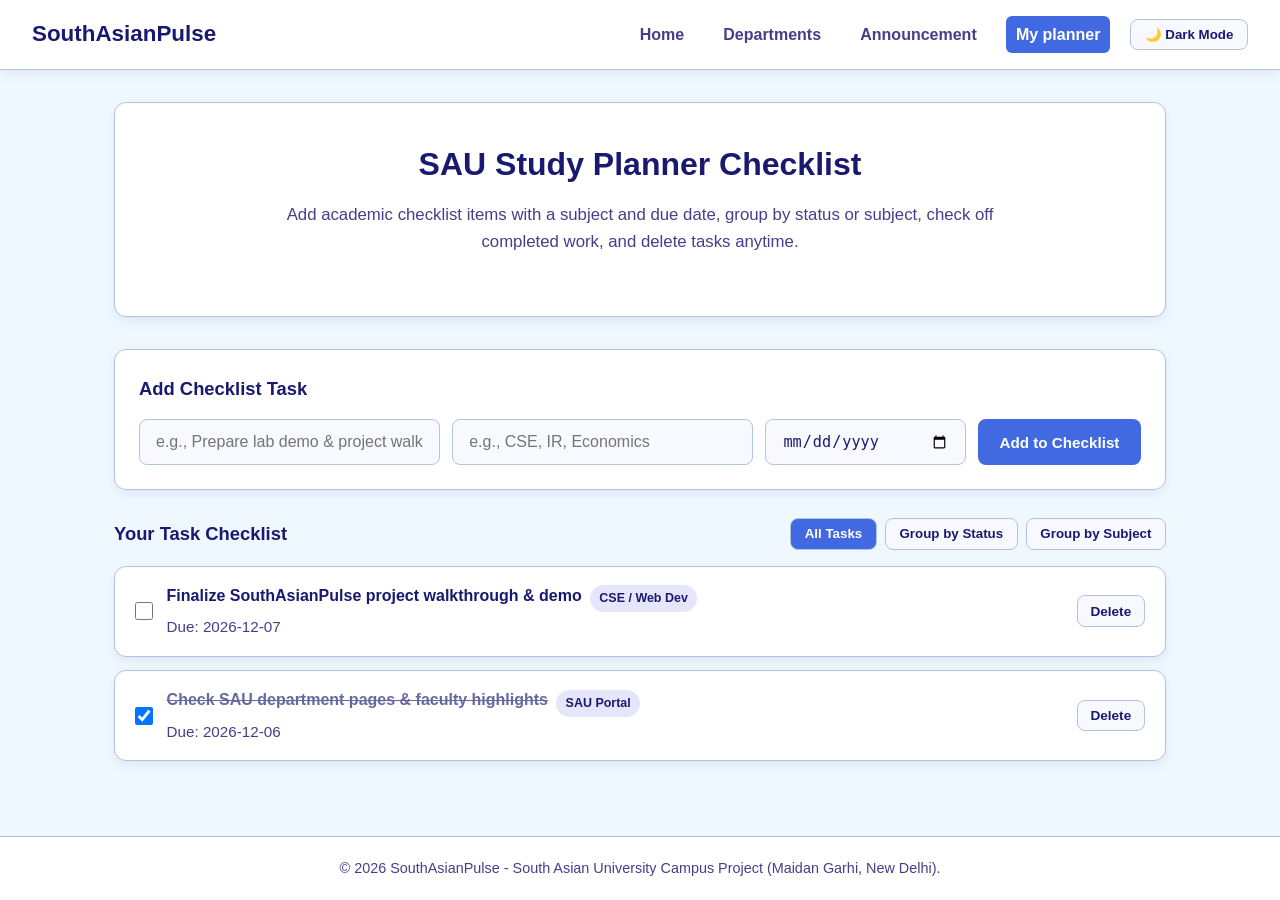
<file: planner.html>
<!doctype html>
<html lang="en">
    <head>
        <meta charset="UTF-8">
        <meta name="viewport" content="width=device-width, initial-scale=1.0">
        <title>My Planner - SouthAsianPulse (SAU)</title>
        <link rel="stylesheet" href="style.css">
    </head>
    <body>
        <div class="page-wrapper">
            <header>
                <a href="index.html" class="logo">SouthAsianPulse</a>
                <nav>
                    <a href="index.html">Home</a>
                    <a href="departments.html">Departments</a>
                    <a href="announcements.html?view=all">Announcement</a>
                    <a href="planner.html" class="active">My planner</a>
                    <button type="button" id="themeToggleBtn" class="theme-toggle-btn">🌙 Dark Mode</button>
                </nav>
            </header>

            <main class="container">
                <section class="hero-card planner-hero">
                    <h1>SAU Study Planner Checklist</h1>
                    <p class="tagline">
                        Add academic checklist items with a subject and due date, group by status or subject, check off completed work, and delete tasks anytime.
                    </p>
                </section>

                <section class="panel-section">
                    <div class="card">
                        <h3 class="section-heading">Add Checklist Task</h3>
                        <form id="taskForm" class="task-form">
                            <input type="text" id="taskInput" aria-label="Task Description" placeholder="e.g., Prepare lab demo &amp; project walkthrough" required>
                            <input type="text" id="taskSubject" aria-label="Subject or Department" placeholder="e.g., CSE, IR, Economics">
                            <input type="date" id="taskDate" aria-label="Due Date">
                            <button type="submit" class="btn">Add to Checklist</button>
                        </form>
                    </div>
                </section>

                <section class="panel-section">
                    <div class="toolbar-row">
                        <h3 class="section-heading no-margin">Your Task Checklist</h3>
                        <div class="group-controls" role="group" aria-label="Group tasks">
                            <button type="button" class="group-btn active" data-group="none">All Tasks</button>
                            <button type="button" class="group-btn" data-group="status">Group by Status</button>
                            <button type="button" class="group-btn" data-group="subject">Group by Subject</button>
                        </div>
                    </div>

                    <div id="taskList" class="task-list"></div>

                    <p id="emptyState" class="empty-state" style="display: none;">
                        No tasks in your checklist yet. Add a task above to get started!
                    </p>
                </section>
            </main>

            <footer>
                <p>&copy; 2026 SouthAsianPulse - South Asian University Campus Project (Maidan Garhi, New Delhi).</p>
            </footer>
        </div>

        <script src="script.js"></script>
    </body>
</html>
</file>
<file: style.css>
/* Theme Variables */
:root {
    --bg-page: aliceblue;
    --bg-surface: white;
    --bg-input: ghostwhite;
    --text-primary: midnightblue;
    --text-secondary: darkslateblue;
    --accent: royalblue;
    --accent-hover: dodgerblue;
    --border-color: lightsteelblue;
    --shadow: 0 4px 12px rgba(25, 25, 112, 0.08);
    --badge-bg: lavender;
    --badge-text: midnightblue;
    --priority-bg: gold;
    --priority-text: midnightblue;
    --priority-border: goldenrod;
}

[data-theme="dark"] {
    --bg-page: midnightblue;
    --bg-surface: darkslateblue;
    --bg-input: navy;
    --text-primary: ghostwhite;
    --text-secondary: lightsteelblue;
    --accent: dodgerblue;
    --accent-hover: cornflowerblue;
    --border-color: slateblue;
    --shadow: 0 4px 14px rgba(0, 0, 0, 0.35);
    --badge-bg: navy;
    --badge-text: lightskyblue;
    --priority-bg: goldenrod;
    --priority-text: midnightblue;
    --priority-border: gold;
}

* {
    box-sizing: border-box;
    margin: 0;
    padding: 0;
}

body {
    font-family: 'Segoe UI', Tahoma, Geneva, Verdana, sans-serif;
    background-color: var(--bg-page);
    color: var(--text-primary);
    line-height: 1.6;
    transition: background-color 0.25s ease, color 0.25s ease;
}

.page-wrapper {
    min-height: 100vh;
    display: flex;
    flex-direction: column;
}

/* Header & Navigation */
header {
    background-color: var(--bg-surface);
    border-bottom: 1px solid var(--border-color);
    padding: 1rem 2rem;
    display: flex;
    justify-content: space-between;
    align-items: center;
    flex-wrap: wrap;
    gap: 1rem;
    box-shadow: var(--shadow);
}

.logo {
    font-size: 1.4rem;
    font-weight: 700;
    color: var(--text-primary);
    text-decoration: none;
}

nav {
    display: flex;
    align-items: center;
    gap: 1.25rem;
    flex-wrap: wrap;
}

nav a {
    color: var(--text-secondary);
    text-decoration: none;
    font-weight: 600;
    padding: 0.35rem 0.6rem;
    border-radius: 6px;
    transition: background-color 0.2s ease, color 0.2s ease;
}

nav a:hover,
nav a.active {
    background-color: var(--accent);
    color: white;
}

.theme-toggle-btn {
    background-color: var(--bg-input);
    color: var(--text-primary);
    border: 1px solid var(--border-color);
    padding: 0.45rem 0.85rem;
    border-radius: 8px;
    font-weight: 600;
    cursor: pointer;
    transition: background-color 0.2s ease;
}

.theme-toggle-btn:hover {
    background-color: var(--accent);
    color: white;
}

/* Main Container */
.container {
    width: 100%;
    max-width: 1100px;
    margin: 2rem auto;
    padding: 0 1.5rem;
    flex: 1;
}

/* Hero & Cards */
.hero-card {
    background-color: var(--bg-surface);
    border: 1px solid var(--border-color);
    border-radius: 12px;
    padding: 2.25rem;
    box-shadow: var(--shadow);
    margin-bottom: 2rem;
    text-align: center;
}

.hero-card h1 {
    font-size: 2rem;
    margin-bottom: 0.75rem;
    color: var(--text-primary);
}

.tagline {
    font-size: 1.05rem;
    color: var(--text-secondary);
    max-width: 760px;
    margin: 0 auto 1.5rem auto;
}

.cta-group {
    display: flex;
    justify-content: center;
    gap: 0.75rem;
    flex-wrap: wrap;
    margin-top: 1rem;
}

.btn {
    display: inline-block;
    background-color: var(--accent);
    color: white;
    border: none;
    padding: 0.7rem 1.35rem;
    border-radius: 8px;
    font-size: 0.95rem;
    font-weight: 600;
    text-decoration: none;
    cursor: pointer;
    transition: background-color 0.2s ease, transform 0.15s ease;
}

.btn:hover {
    background-color: var(--accent-hover);
    transform: translateY(-1px);
}

.btn-secondary {
    background-color: var(--bg-input);
    color: var(--text-primary);
    border: 1px solid var(--border-color);
}

.btn-secondary:hover,
.btn-secondary.active {
    background-color: var(--accent);
    color: white;
}

/* Grids */
.features-grid {
    display: grid;
    grid-template-columns: repeat(auto-fit, minmax(270px, 1fr));
    gap: 1.25rem;
    margin-bottom: 2rem;
}

.dept-directory-grid {
    display: grid;
    grid-template-columns: repeat(auto-fit, minmax(310px, 1fr));
    gap: 1.35rem;
    margin-bottom: 2rem;
}

.card {
    background-color: var(--bg-surface);
    border: 1px solid var(--border-color);
    border-radius: 12px;
    padding: 1.5rem;
    box-shadow: var(--shadow);
    transition: transform 0.2s ease;
}

.card:hover {
    transform: translateY(-3px);
}

.priority-card {
    border: 2px solid var(--priority-border);
}

.card-top-row {
    display: flex;
    justify-content: space-between;
    align-items: center;
    gap: 0.5rem;
    flex-wrap: wrap;
    margin-bottom: 0.65rem;
}

.card-icon {
    font-size: 1.75rem;
    margin-bottom: 0.5rem;
}

.card h3 {
    margin-bottom: 0.45rem;
    color: var(--text-primary);
}

.card p {
    color: var(--text-secondary);
    font-size: 0.95rem;
}

.meta-text {
    font-size: 0.85rem;
    color: var(--text-secondary);
    margin-bottom: 0.5rem;
}

.dept-badge,
.subject-badge {
    display: inline-block;
    background-color: var(--badge-bg);
    color: var(--badge-text);
    font-size: 0.78rem;
    font-weight: 700;
    padding: 0.22rem 0.6rem;
    border-radius: 999px;
}

.priority-badge {
    display: inline-block;
    background-color: var(--priority-bg);
    color: var(--priority-text);
    border: 1px solid var(--priority-border);
    font-size: 0.75rem;
    font-weight: 700;
    padding: 0.2rem 0.6rem;
    border-radius: 999px;
}

.card-footer-link {
    display: inline-block;
    margin-top: 0.85rem;
    font-weight: 700;
    font-size: 0.9rem;
    color: var(--accent);
    text-decoration: none;
}

.card-footer-link:hover {
    text-decoration: underline;
}

/* Search, Dropdown & Department Quick Links */
.announcement-hero {
    text-align: left;
}

.announcement-hero h1,
.announcement-hero .tagline {
    text-align: center;
}

.redirect-bar,
.controls-bar {
    display: flex;
    gap: 0.75rem;
    justify-content: center;
    align-items: center;
    flex-wrap: wrap;
    margin-bottom: 1.15rem;
}

.redirect-bar select,
.controls-bar select {
    min-width: 240px;
    max-width: 100%;
    padding: 0.7rem 0.95rem;
    border-radius: 8px;
    border: 1px solid var(--border-color);
    background-color: var(--bg-input);
    color: var(--text-primary);
    font-size: 0.95rem;
    font-weight: 600;
}

.dept-tabs {
    display: flex;
    gap: 0.55rem;
    flex-wrap: wrap;
    justify-content: center;
    margin-bottom: 1.25rem;
}

.dept-link-pill {
    background-color: var(--bg-input);
    color: var(--text-primary);
    border: 1px solid var(--border-color);
    padding: 0.42rem 0.85rem;
    border-radius: 999px;
    font-size: 0.84rem;
    font-weight: 600;
    text-decoration: none;
    transition: background-color 0.2s ease, color 0.2s ease;
}

.dept-link-pill:hover {
    background-color: var(--accent);
    color: white;
}

.search-box {
    max-width: 650px;
    margin: 0 auto;
}

.search-box input {
    width: 100%;
    padding: 0.8rem 1rem;
    border-radius: 8px;
    border: 1px solid var(--border-color);
    background-color: var(--bg-input);
    color: var(--text-primary);
    font-size: 1rem;
}

/* Department-Grouped Announcement Sections */
.dept-section-block {
    margin-bottom: 2.25rem;
}

.announcement-list {
    display: flex;
    flex-direction: column;
    gap: 0.85rem;
    list-style: none;
}

.dept-section-header {
    display: flex;
    justify-content: space-between;
    align-items: center;
    flex-wrap: wrap;
    gap: 0.75rem;
    padding-bottom: 0.6rem;
    margin-bottom: 1rem;
    border-bottom: 1px solid var(--border-color);
}

.dept-section-header h2 {
    font-size: 1.3rem;
    color: var(--text-primary);
}

/* Live Announcements Feed inside Department Cards */
.dept-live-notices {
    margin-top: 1rem;
    padding-top: 0.85rem;
    border-top: 1px solid var(--border-color);
}

.dept-notices-heading {
    font-size: 0.85rem;
    font-weight: 700;
    color: var(--text-primary);
    margin-bottom: 0.5rem;
}

.dept-notice-mini-list {
    list-style: none;
    display: flex;
    flex-direction: column;
    gap: 0.45rem;
}

.dept-notice-mini-item {
    background-color: var(--bg-input);
    border-radius: 6px;
    padding: 0.5rem 0.7rem;
    font-size: 0.85rem;
    color: var(--text-primary);
    display: flex;
    justify-content: space-between;
    align-items: center;
    gap: 0.5rem;
    flex-wrap: wrap;
}

.dept-notice-mini-date {
    font-size: 0.78rem;
    color: var(--text-secondary);
}

/* Post Announcement Form, Checklist & Planner */
.panel-section {
    margin-bottom: 1.75rem;
}

.section-heading {
    margin-bottom: 1rem;
    font-size: 1.15rem;
    color: var(--text-primary);
}

.no-margin {
    margin-bottom: 0;
}

.toolbar-row {
    display: flex;
    justify-content: space-between;
    align-items: center;
    flex-wrap: wrap;
    gap: 0.75rem;
    margin-bottom: 1rem;
}

.group-controls {
    display: flex;
    gap: 0.5rem;
    flex-wrap: wrap;
}

.group-btn {
    background-color: var(--bg-input);
    color: var(--text-primary);
    border: 1px solid var(--border-color);
    padding: 0.45rem 0.85rem;
    border-radius: 8px;
    font-weight: 600;
    cursor: pointer;
    transition: background-color 0.2s ease, color 0.2s ease;
}

.group-btn:hover,
.group-btn.active {
    background-color: var(--accent);
    color: white;
}

.announcement-form {
    display: flex;
    flex-direction: column;
    gap: 1rem;
}

.form-row {
    display: flex;
    gap: 0.85rem;
    flex-wrap: wrap;
}

.form-group {
    display: flex;
    flex-direction: column;
    gap: 0.35rem;
    min-width: 180px;
}

.form-group.flex-grow {
    flex: 1 1 240px;
}

.form-group label {
    font-size: 0.85rem;
    font-weight: 600;
    color: var(--text-secondary);
}

.form-group input,
.form-group select,
.form-group textarea {
    padding: 0.7rem 0.85rem;
    border-radius: 8px;
    border: 1px solid var(--border-color);
    background-color: var(--bg-input);
    color: var(--text-primary);
    font-size: 0.95rem;
    font-family: inherit;
}

.form-actions-right {
    display: flex;
    justify-content: flex-end;
}

.planner-header-card {
    background-color: var(--bg-surface);
    border: 1px solid var(--border-color);
    border-radius: 12px;
    padding: 1.5rem;
    box-shadow: var(--shadow);
    margin-bottom: 1.5rem;
}

.planner-header-card h1,
.planner-header-card h2 {
    margin-bottom: 0.4rem;
}

.task-form {
    display: flex;
    gap: 0.75rem;
    margin-top: 1rem;
    flex-wrap: wrap;
}

.task-form input[type="text"] {
    flex: 2 1 220px;
    padding: 0.75rem 1rem;
    border-radius: 8px;
    border: 1px solid var(--border-color);
    background-color: var(--bg-input);
    color: var(--text-primary);
    font-size: 1rem;
}

.task-form select,
.task-form input[type="date"] {
    flex: 1 1 160px;
    padding: 0.75rem 1rem;
    border-radius: 8px;
    border: 1px solid var(--border-color);
    background-color: var(--bg-input);
    color: var(--text-primary);
    font-size: 0.95rem;
}

.task-list {
    display: flex;
    flex-direction: column;
    gap: 0.85rem;
    margin-bottom: 2rem;
}

.group-block {
    display: flex;
    flex-direction: column;
    gap: 0.65rem;
    margin-bottom: 1rem;
}

.group-heading {
    font-size: 0.95rem;
    font-weight: 700;
    color: var(--text-secondary);
}

.task-card-item {
    display: flex;
    justify-content: space-between;
    align-items: center;
    gap: 1rem;
    padding: 1rem 1.25rem;
}

.task-label {
    display: flex;
    align-items: center;
    gap: 0.85rem;
    cursor: pointer;
    flex: 1;
}

.task-checkbox {
    width: 18px;
    height: 18px;
    cursor: pointer;
}

.task-title-row {
    display: flex;
    align-items: center;
    gap: 0.5rem;
    flex-wrap: wrap;
}

.task-title {
    font-size: 1rem;
    margin-bottom: 0.15rem;
}

.task-due {
    font-size: 0.85rem;
    color: var(--text-secondary);
}

.task-card-item.completed .task-title {
    text-decoration: line-through;
    opacity: 0.65;
}

.delete-btn {
    padding: 0.45rem 0.8rem;
    font-size: 0.85rem;
}

.empty-state {
    text-align: center;
    color: var(--text-secondary);
    margin-top: 1.5rem;
    margin-bottom: 1.5rem;
    font-style: italic;
}

.sr-only {
    position: absolute;
    width: 1px;
    height: 1px;
    padding: 0;
    margin: -1px;
    overflow: hidden;
    clip: rect(0, 0, 0, 0);
    white-space: nowrap;
    border: 0;
}

/* Footer */
footer {
    background-color: var(--bg-surface);
    border-top: 1px solid var(--border-color);
    text-align: center;
    padding: 1.25rem;
    color: var(--text-secondary);
    font-size: 0.9rem;
    margin-top: auto;
}

@media (max-width: 640px) {
    header {
        padding: 1rem;
    }

    .hero-card h1 {
        font-size: 1.6rem;
    }
}
</file>
